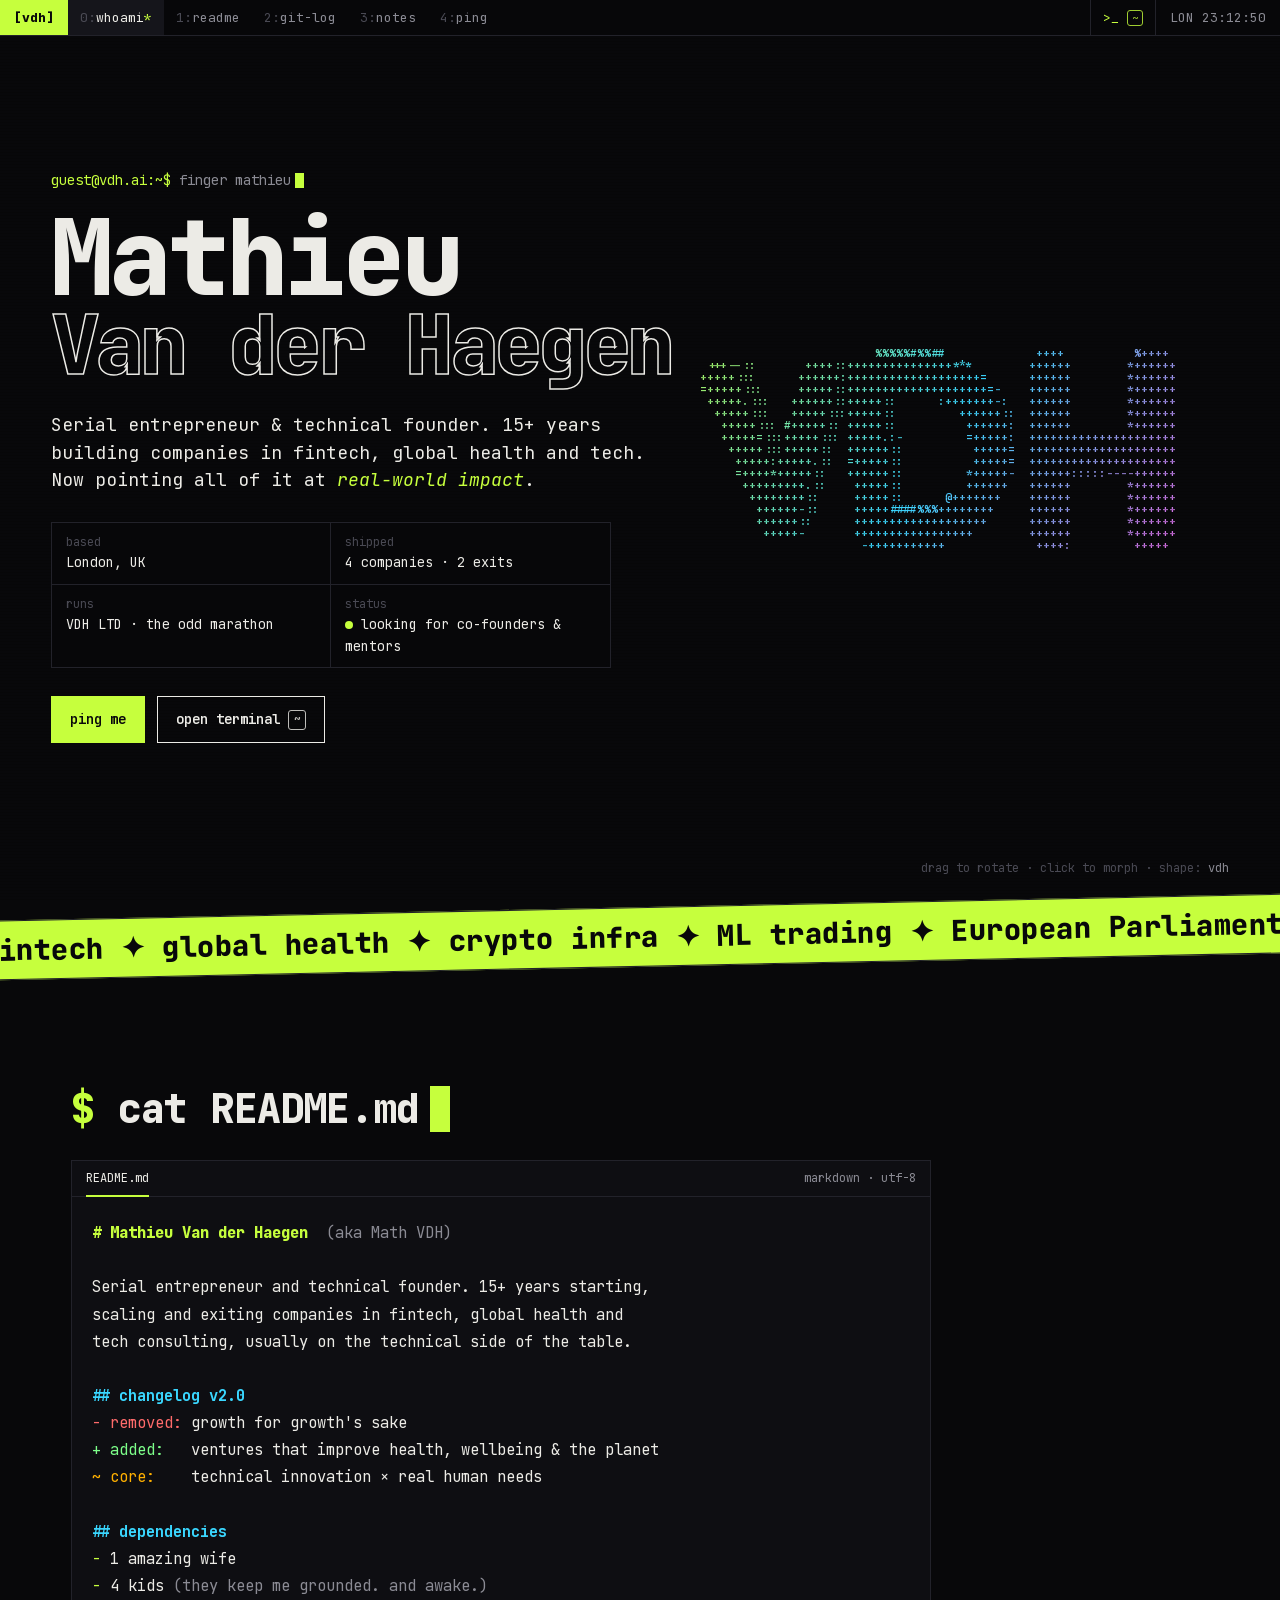
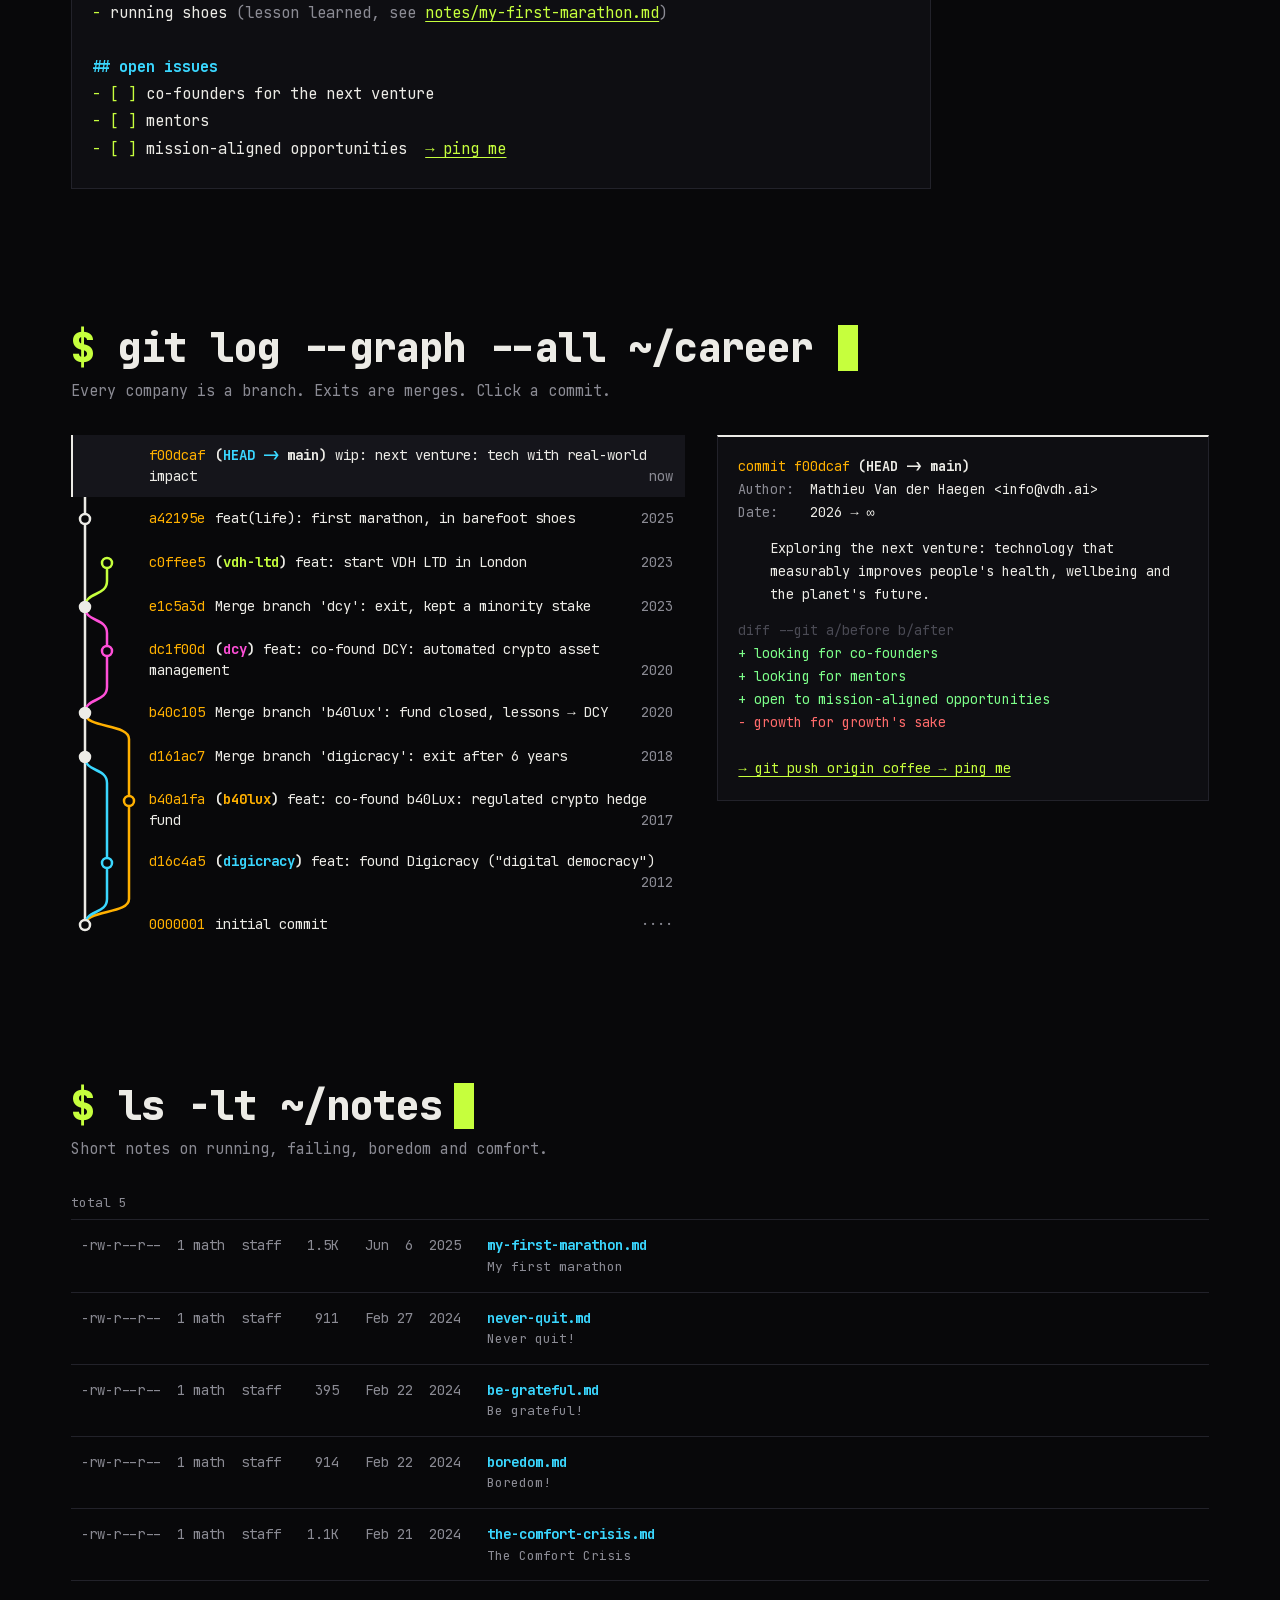
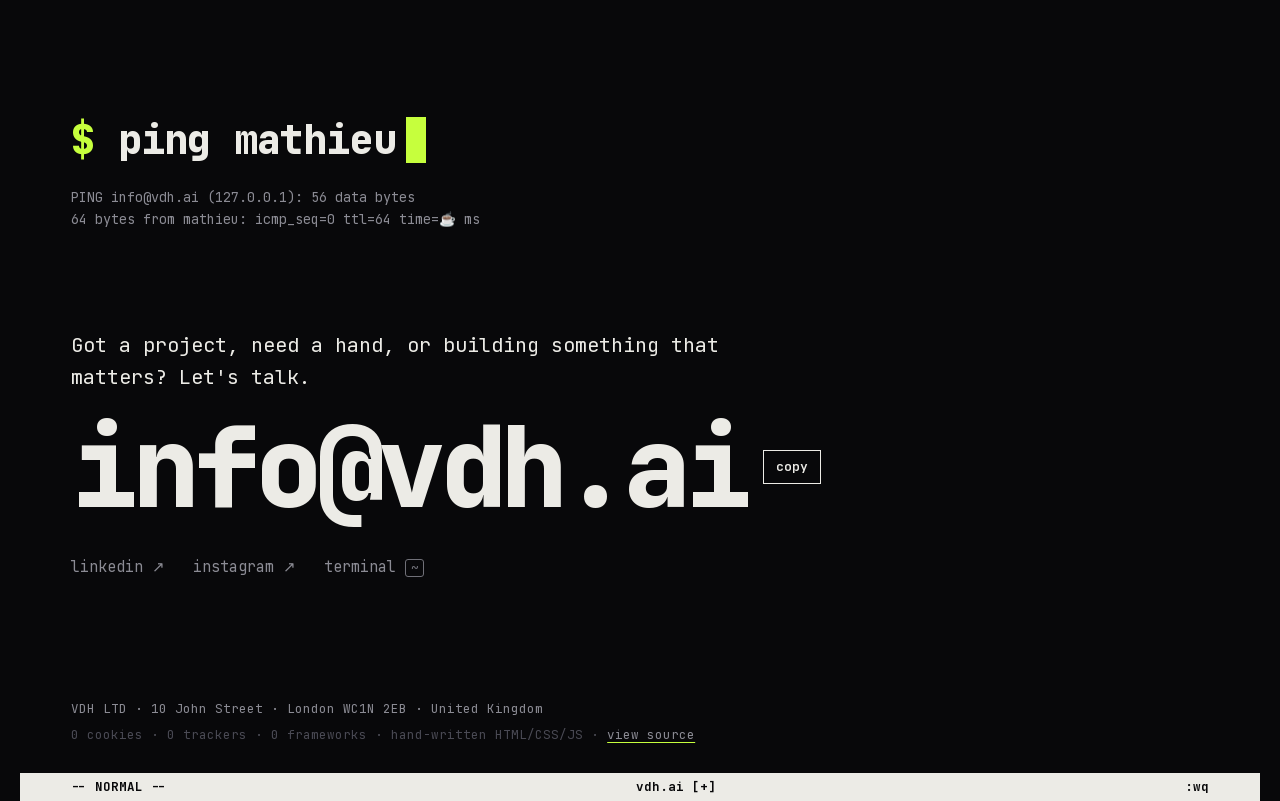
<file: index.html>
<!doctype html>
<html lang="en">
<head>
  <meta charset="utf-8">
  <meta name="viewport" content="width=device-width, initial-scale=1, viewport-fit=cover">
  <title>Mathieu Van der Haegen · vdh.ai</title>
  <meta name="description" content="Serial entrepreneur and technical founder. 15+ years building companies in fintech, global health and tech. Now building what's next: technology with real-world impact.">
  <meta name="author" content="Mathieu Van der Haegen">
  <meta name="theme-color" content="#08080a">
  <meta name="color-scheme" content="dark">
  <link rel="canonical" href="https://vdh.ai/">
  <link rel="icon" href="/favicon.svg" type="image/svg+xml">
  <meta property="og:type" content="website">
  <meta property="og:url" content="https://vdh.ai/">
  <meta property="og:title" content="Mathieu Van der Haegen · vdh.ai">
  <meta property="og:description" content="Serial entrepreneur & technical founder. 15+ years, 4 companies, 2 exits. Now: impact tech.">
  <meta property="og:image" content="https://vdh.ai/assets/og.png">
  <meta name="twitter:card" content="summary_large_image">
  <link rel="preload" href="/assets/fonts/jetbrains-mono.woff2" as="font" type="font/woff2" crossorigin>
  <link rel="stylesheet" href="/assets/css/style.css">
  <script type="module" src="/assets/js/main.js"></script>
  <script type="application/ld+json">
  {"@context":"https://schema.org","@type":"Person","name":"Mathieu Van der Haegen","alternateName":"Math VDH","url":"https://vdh.ai/","email":"mailto:info@vdh.ai","jobTitle":"Entrepreneur & technical founder","worksFor":{"@type":"Organization","name":"VDH LTD"},"address":{"@type":"PostalAddress","addressLocality":"London","addressCountry":"GB"},"sameAs":["https://linkedin.com/in/mathvdh/","https://www.instagram.com/mathvdh/"]}
  </script>
</head>
<body>
  <a class="skip" href="#readme">skip to content</a>

  <header class="bar">
    <a class="bar__session" href="#whoami" aria-label="vdh.ai, back to top">[vdh]</a>
    <nav class="nav" aria-label="Sections">
      <a href="#whoami" class="is-active"><span class="nav__n">0:</span><span class="scr">whoami</span></a>
      <a href="#readme"><span class="nav__n">1:</span><span class="scr">readme</span></a>
      <a href="#log"><span class="nav__n">2:</span><span class="scr">git-log</span></a>
      <a href="#notes"><span class="nav__n">3:</span><span class="scr">notes</span></a>
      <a href="#ping"><span class="nav__n">4:</span><span class="scr">ping</span></a>
    </nav>
    <button class="bar__term" type="button" data-term-open aria-label="Open terminal">&gt;_ <kbd>~</kbd></button>
    <span class="bar__clock" aria-hidden="true">LON --:--:--</span>
  </header>

  <main>
    <section class="hero" id="whoami" aria-labelledby="hero-name">
      <canvas class="hero__ascii" aria-hidden="true"></canvas>
      <div class="hero__copy">
        <p class="hero__prompt"><span class="ps1">guest@vdh.ai:~$</span> finger mathieu<span class="caret" aria-hidden="true"></span></p>
        <h1 class="hero__name" id="hero-name" aria-label="Mathieu Van der Haegen">
          <span class="hero__first" data-scramble aria-hidden="true">Mathieu</span>
          <span class="hero__last" data-scramble aria-hidden="true">Van der Haegen</span>
        </h1>
        <p class="hero__lead">Serial entrepreneur &amp; technical founder. 15+&nbsp;years building companies in fintech, global health and tech. Now pointing all of it at <em>real-world impact</em>.</p>
        <dl class="hero__facts">
          <div><dt>based</dt><dd>London, UK</dd></div>
          <div><dt>shipped</dt><dd>4 companies · 2 exits</dd></div>
          <div><dt>runs</dt><dd>VDH LTD · the odd marathon</dd></div>
          <div><dt>status</dt><dd><span class="pulse" aria-hidden="true"></span>looking for co-founders &amp; mentors</dd></div>
        </dl>
        <div class="hero__cta">
          <a class="btn btn--solid" href="#ping"><span class="scr">ping me</span></a>
          <button class="btn" type="button" data-term-open><span class="scr">open terminal</span> <kbd>~</kbd></button>
        </div>
      </div>
      <p class="hero__hint" aria-hidden="true"><span class="hide-touch">drag to rotate · </span>click to morph · <span class="hero__shape">shape: <b data-shape-name>vdh</b></span></p>
    </section>

    <div class="band" aria-hidden="true">
      <div class="band__track">
        <span>fintech ✦ global health ✦ crypto infra ✦ ML trading ✦ European Parliament ✦ WHO ✦ CTO ✦ founder ✦ 2 exits ✦ 4 kids ✦ 42.195 km ✦ impact tech ✦&nbsp;</span>
        <span>fintech ✦ global health ✦ crypto infra ✦ ML trading ✦ European Parliament ✦ WHO ✦ CTO ✦ founder ✦ 2 exits ✦ 4 kids ✦ 42.195 km ✦ impact tech ✦&nbsp;</span>
      </div>
    </div>

    <section class="section" id="readme" aria-labelledby="readme-h">
      <h2 class="cmd" id="readme-h"><span class="ps1">$</span> <span class="cmd__text">cat README.md</span></h2>
      <div class="file">
        <div class="file__tab"><span>README.md</span><span class="file__meta">markdown · utf-8</span></div>
<pre class="readme"><span class="md-h1"># Mathieu Van der Haegen</span>  <span class="md-dim">(aka Math VDH)</span>

Serial entrepreneur and technical founder. 15+ years starting,
scaling and exiting companies in fintech, global health and
tech consulting, usually on the technical side of the table.

<span class="md-h2">## changelog v2.0</span>
<span class="md-del">- removed:</span> growth for growth's sake
<span class="md-add">+ added:  </span> ventures that improve health, wellbeing &amp; the planet
<span class="md-mod">~ core:   </span> technical innovation × real human needs

<span class="md-h2">## dependencies</span>
<span class="md-li">-</span> 1 amazing wife
<span class="md-li">-</span> 4 kids <span class="md-dim">(they keep me grounded. and awake.)</span>
<span class="md-li">-</span> running shoes <span class="md-dim">(lesson learned, see <a href="#notes/my-first-marathon">notes/my-first-marathon.md</a>)</span>

<span class="md-h2">## open issues</span>
<span class="md-li">- [ ]</span> co-founders for the next venture
<span class="md-li">- [ ]</span> mentors
<span class="md-li">- [ ]</span> mission-aligned opportunities  <a href="#ping">→ ping me</a></pre>
      </div>
    </section>

    <section class="section" id="log" aria-labelledby="log-h">
      <h2 class="cmd" id="log-h"><span class="ps1">$</span> <span class="cmd__text">git log --graph --all ~/career</span></h2>
      <p class="section__sub">Every company is a branch. Exits are merges. Click a commit.</p>
      <div class="log">
        <div class="log__list"></div>
        <aside class="log__aside" aria-label="Commit details"></aside>
      </div>
      <noscript>
        <ul class="noscript">
          <li>2023–now · VDH LTD (London): founder &amp; CEO</li>
          <li>2020–2023 · DCY (Belgium/Dubai): co-founder &amp; CTO, exited</li>
          <li>2017–2020 · b40Lux (Luxembourg): co-founder &amp; CTO, regulated crypto hedge fund</li>
          <li>2012–2018 · Digicracy (Belgium): founder &amp; CEO, exited</li>
        </ul>
      </noscript>
    </section>

    <section class="section" id="notes" aria-labelledby="notes-h">
      <h2 class="cmd" id="notes-h"><span class="ps1">$</span> <span class="cmd__text">ls -lt ~/notes</span></h2>
      <p class="section__sub">Short notes on running, failing, boredom and comfort.</p>
      <div class="notes" id="notes-list"></div>
    </section>

    <section class="section ping" id="ping" aria-labelledby="ping-h">
      <h2 class="cmd" id="ping-h"><span class="ps1">$</span> <span class="cmd__text">ping mathieu</span></h2>
      <pre class="ping__out" aria-hidden="true"></pre>
      <p class="ping__lead">Got a project, need a hand, or building something that matters? Let's talk.</p>
      <div class="ping__mail">
        <a href="mailto:info@vdh.ai" class="ping__addr">info@vdh.ai</a>
        <button type="button" class="btn btn--sm" data-copy="info@vdh.ai">copy</button>
      </div>
      <ul class="ping__links">
        <li><a href="https://linkedin.com/in/mathvdh/" target="_blank" rel="noopener">linkedin<span aria-hidden="true"> ↗</span></a></li>
        <li><a href="https://www.instagram.com/mathvdh/" target="_blank" rel="noopener">instagram<span aria-hidden="true"> ↗</span></a></li>
        <li><button type="button" data-term-open>terminal <kbd>~</kbd></button></li>
      </ul>
    </section>
  </main>

  <footer class="foot">
    <p>VDH LTD · 10 John Street · London WC1N 2EB · United Kingdom</p>
    <p class="foot__dim">0 cookies · 0 trackers · 0 frameworks · hand-written HTML/CSS/JS · <a href="https://github.com/mathvdh/vdh.ai" target="_blank" rel="noopener">view source</a></p>
    <p class="foot__vim" aria-hidden="true"><span>-- NORMAL --</span><span>vdh.ai [+]</span><span>:wq</span></p>
  </footer>

  <dialog class="reader" id="reader" aria-label="Note">
    <div class="reader__bar">
      <span class="reader__path">~/notes</span>
      <button type="button" class="reader__x" data-reader-close aria-label="Close note">q</button>
    </div>
    <article class="reader__body" tabindex="0"></article>
    <div class="reader__status"><span>j/k scroll · space page · q quit</span><span class="reader__pct">0%</span></div>
  </dialog>

  <div class="term" id="term" role="dialog" aria-label="Terminal" hidden>
    <div class="term__bar">
      <span class="term__dots" aria-hidden="true"><i></i><i></i><i></i></span>
      <span class="term__title">guest@vdh.ai: zsh</span>
      <button type="button" class="term__x" aria-label="Close terminal">esc</button>
    </div>
    <div class="term__out" aria-live="polite"></div>
    <form class="term__line" autocomplete="off">
      <label for="term-in" class="term__ps1"></label>
      <input id="term-in" class="term__in" type="text" autocomplete="off" autocapitalize="off" autocorrect="off" spellcheck="false" enterkeyhint="send">
    </form>
  </div>
</body>
</html>
</file>
<file: assets/css/style.css>
/* vdh.ai: hand-written, no framework. */

@font-face {
  font-family: "JetBrains Mono";
  src: url("../fonts/jetbrains-mono.woff2") format("woff2");
  font-weight: 100 800;
  font-style: normal;
  font-display: swap;
}
@font-face {
  font-family: "JetBrains Mono";
  src: url("../fonts/jetbrains-mono-italic.woff2") format("woff2");
  font-weight: 100 800;
  font-style: italic;
  font-display: swap;
}

:root {
  color-scheme: dark;
  --bg: #08080a;
  --bg-2: #0e0e12;
  --bg-3: #15151b;
  --fg: #ecebe6;
  --dim: #8b8b94;
  --faint: #4a4a54;
  --line: #22222a;
  --accent: #c6ff3d;
  --on-accent: #08080a;
  --br-main: #ecebe6;
  --br-cyan: #3ad7ff;
  --br-amber: #ffb000;
  --br-magenta: #ff4fd8;
  --br-lime: #c6ff3d;
  --add: #7dff8a;
  --del: #ff6b6b;
  --font: "JetBrains Mono", ui-monospace, SFMono-Regular, Menlo, Consolas, monospace;
  --bar-h: 36px;
  --gutter: clamp(16px, 4vw, 56px);
  --maxw: 1240px;
}

*, *::before, *::after { box-sizing: border-box; }
html { scroll-behavior: smooth; scroll-padding-top: calc(var(--bar-h) + 16px); -webkit-text-size-adjust: 100%; }
@media (prefers-reduced-motion: reduce) { html { scroll-behavior: auto; } }
body {
  margin: 0;
  background: var(--bg);
  color: var(--fg);
  font: 400 15px/1.6 var(--font);
  font-feature-settings: "calt" 1, "liga" 1;
  overflow-x: hidden;
  -webkit-font-smoothing: antialiased;
}
::selection { background: var(--accent); color: var(--on-accent); }
a { color: inherit; text-decoration-color: var(--accent); text-underline-offset: 3px; }
a:hover { color: var(--accent); }
button { font: inherit; color: inherit; background: none; border: 0; padding: 0; cursor: pointer; }
:focus-visible { outline: 2px solid var(--accent); outline-offset: 3px; }
kbd {
  font: inherit; font-size: .8em; padding: 0 .4em; border: 1px solid currentColor; border-radius: 3px; opacity: .8;
}
pre { margin: 0; font: inherit; }

.skip {
  position: fixed; left: 8px; top: -60px; z-index: 100; padding: 8px 12px;
  background: var(--accent); color: var(--on-accent); text-decoration: none;
}
.skip:focus { top: 8px; }

main { overflow-x: clip; } /* the tilted band must not widen the page */

/* ---------- status bar (tmux-ish) ---------- */
.bar {
  position: fixed; inset: 0 0 auto 0; z-index: 40; height: var(--bar-h);
  display: flex; align-items: stretch; gap: 0;
  background: color-mix(in srgb, var(--bg) 82%, transparent);
  backdrop-filter: blur(10px); -webkit-backdrop-filter: blur(10px);
  border-bottom: 1px solid var(--line);
  font-size: 13px; line-height: var(--bar-h);
}
.bar__session {
  padding: 0 14px; background: var(--accent); color: var(--on-accent); font-weight: 800; text-decoration: none;
}
.bar__session:hover { color: var(--on-accent); }
.nav { display: flex; overflow-x: auto; scrollbar-width: none; flex: 1; min-width: 0; }
.nav::-webkit-scrollbar { display: none; }
.nav a { padding: 0 12px; color: var(--dim); text-decoration: none; white-space: nowrap; }
.nav a:hover { color: var(--fg); }
.nav a.is-active { color: var(--fg); background: var(--bg-3); }
.nav a.is-active::after { content: "*"; color: var(--accent); }
.nav__n { color: var(--faint); }
.bar__term { padding: 0 12px; color: var(--accent); white-space: nowrap; border-left: 1px solid var(--line); }
.bar__term:hover { background: var(--accent); color: var(--on-accent); }
.bar__clock { padding: 0 14px; color: var(--dim); border-left: 1px solid var(--line); white-space: nowrap; font-variant-numeric: tabular-nums; }
@media (max-width: 720px) {
  .bar__clock { display: none; }
  .nav__n { display: none; }
  .nav a { padding: 0 9px; }
}

/* ---------- hero ---------- */
.hero {
  position: relative; min-height: 100vh; min-height: 100svh;
  display: flex; align-items: center;
  padding: calc(var(--bar-h) + 48px) var(--gutter) 72px;
  overflow: hidden; isolation: isolate;
  touch-action: pan-y;
  cursor: grab;
}
.hero:active { cursor: grabbing; }
.hero__ascii { position: absolute; inset: 0; width: 100%; height: 100%; z-index: -1; }
.hero::after { /* faint scanlines */
  content: ""; position: absolute; inset: 0; z-index: -1; pointer-events: none;
  background: repeating-linear-gradient(to bottom, transparent 0 2px, rgb(0 0 0 / .18) 2px 3px);
}
.hero__copy { position: relative; max-width: 660px; cursor: auto; }
.hero__prompt { margin: 0 0 18px; color: var(--dim); font-size: 14px; }
.ps1 { color: var(--accent); }
.caret {
  display: inline-block; width: .6em; height: 1.1em; margin-left: 4px; vertical-align: -.2em;
  background: var(--accent); animation: blink 1.1s steps(1) infinite;
}
@keyframes blink { 50% { opacity: 0; } }
.hero__name {
  margin: 0; font-weight: 800; letter-spacing: -.045em; line-height: .9;
  font-size: clamp(44px, 8.2vw, 124px);
}
.hero__name > span { display: block; white-space: nowrap; }
.hero__last {
  color: transparent; -webkit-text-stroke: 1.5px var(--fg);
  font-size: .78em; margin-top: .06em;
}
.hero__lead { margin: 28px 0 0; font-size: clamp(15px, 1.5vw, 18px); line-height: 1.55; max-width: 34em; }
.hero__lead em { font-style: italic; color: var(--accent); }
.hero__facts {
  display: grid; grid-template-columns: repeat(2, minmax(0, 1fr)); gap: 0;
  margin: 28px 0 0; border: 1px solid var(--line); background: color-mix(in srgb, var(--bg) 70%, transparent);
  backdrop-filter: blur(3px); -webkit-backdrop-filter: blur(3px);
  max-width: 560px;
}
.hero__facts div { padding: 10px 14px; border-right: 1px solid var(--line); border-bottom: 1px solid var(--line); }
.hero__facts div:nth-child(2n) { border-right: 0; }
.hero__facts div:nth-last-child(-n+2) { border-bottom: 0; }
.hero__facts dt { color: var(--faint); font-size: 12px; }
.hero__facts dd { margin: 0; font-size: 13.5px; }
.pulse {
  display: inline-block; width: 8px; height: 8px; margin-right: 8px; border-radius: 50%;
  background: var(--accent); box-shadow: 0 0 0 0 var(--accent); animation: pulse 2s infinite;
}
@keyframes pulse { 0% { box-shadow: 0 0 0 0 color-mix(in srgb, var(--accent) 70%, transparent); } 70%, 100% { box-shadow: 0 0 0 10px transparent; } }
.hero__cta { display: flex; flex-wrap: wrap; gap: 12px; margin-top: 28px; }
.hero__hint {
  position: absolute; right: var(--gutter); bottom: 22px; margin: 0;
  font-size: 12px; color: var(--faint); pointer-events: none;
}
.hero__hint b { color: var(--dim); font-weight: 400; }
@media (hover: none) { .hide-touch { display: none; } }

@media (max-width: 819px) {
  .hero { align-items: flex-end; padding-top: 0; padding-bottom: 64px; }
  .hero__copy { padding-top: 48svh; }
  .hero__copy::before { /* keep text readable over the 3D thing */
    content: ""; position: absolute; inset: 44svh -40px -80px; z-index: -1;
    background: linear-gradient(to bottom, transparent, var(--bg) 9svh);
  }
  .hero__hint { left: var(--gutter); right: auto; }
}
@media (max-width: 420px) {
  .hero__facts { grid-template-columns: 1fr; }
  .hero__facts div { border-right: 0; }
  .hero__facts div:nth-last-child(2) { border-bottom: 1px solid var(--line); }
}

/* ---------- buttons ---------- */
.btn {
  display: inline-flex; align-items: center; gap: 8px;
  padding: 11px 18px; border: 1px solid var(--fg); color: var(--fg);
  text-decoration: none; font-size: 14px; font-weight: 600;
  transition: transform .15s, box-shadow .15s, background .15s, color .15s;
}
.btn:hover { color: var(--fg); transform: translate(-3px, -3px); box-shadow: 3px 3px 0 var(--accent); }
.btn--solid { background: var(--accent); border-color: var(--accent); color: var(--on-accent); }
.btn--solid:hover { color: var(--on-accent); box-shadow: 3px 3px 0 var(--fg); }
.btn--sm { padding: 6px 12px; font-size: 13px; }

/* ---------- marquee band ---------- */
.band {
  overflow: hidden; border-block: 1px solid var(--line); background: var(--accent); color: var(--on-accent);
  font-weight: 800; font-size: clamp(18px, 2.4vw, 28px); line-height: 1; padding: 14px 0;
  transform: rotate(-1.2deg) scale(1.03); margin: 8px 0 24px;
}
.band__track { display: flex; width: max-content; animation: marquee 38s linear infinite; }
.band__track span { white-space: nowrap; }
@keyframes marquee { to { transform: translateX(-50%); } }
@media (prefers-reduced-motion: reduce) { .band__track { animation: none; } }

/* ---------- sections ---------- */
.section { max-width: var(--maxw); margin: 0 auto; padding: 96px var(--gutter) 40px; }
.cmd {
  margin: 0 0 8px; font-size: clamp(22px, 3.2vw, 40px); font-weight: 800; letter-spacing: -.02em; line-height: 1.15;
}
.cmd .ps1 { color: var(--accent); }
.cmd__text { display: inline-block; vertical-align: bottom; white-space: nowrap; max-width: 100%; }
.js .cmd__text { width: 0; overflow: hidden; border-right: .5em solid transparent; }
.js .cmd.is-in .cmd__text {
  animation: type calc(var(--n) * 45ms) steps(var(--n)) forwards, caret 1s steps(1) calc(var(--n) * 45ms) 3;
}
@keyframes type { from { width: 0; border-color: var(--accent); } to { width: calc(var(--n) * 1ch + .5em); border-color: var(--accent); } }
@keyframes caret { 50% { border-color: transparent; } 100% { border-color: transparent; } }
@media (prefers-reduced-motion: reduce) { .js .cmd__text { width: auto; } .js .cmd.is-in .cmd__text { animation: none; } }
@media (max-width: 560px) { .cmd__text { white-space: normal; } .js .cmd__text { width: auto; overflow: visible; } .js .cmd.is-in .cmd__text { animation: none; } }
.section__sub { margin: 0 0 32px; color: var(--dim); }

/* ---------- README ---------- */
.file { margin-top: 28px; border: 1px solid var(--line); background: var(--bg-2); max-width: 860px; }
.file__tab {
  display: flex; justify-content: space-between; gap: 12px; padding: 8px 14px;
  border-bottom: 1px solid var(--line); font-size: 12px; color: var(--dim);
}
.file__tab span:first-child { color: var(--fg); border-bottom: 2px solid var(--accent); padding-bottom: 6px; margin-bottom: -9px; }
.readme { padding: 22px 20px 26px; white-space: pre-wrap; font-size: clamp(13px, 1.4vw, 15.5px); line-height: 1.75; overflow-x: auto; }
.md-h1 { color: var(--accent); font-weight: 800; }
.md-h2 { color: var(--br-cyan); font-weight: 700; }
.md-dim { color: var(--dim); }
.md-li { color: var(--accent); }
.md-add { color: var(--add); }
.md-del { color: var(--del); }
.md-mod { color: var(--br-amber); }
.readme a { color: var(--accent); }

/* ---------- git log ---------- */
.log { display: grid; grid-template-columns: minmax(0, 1fr); gap: 32px; }
@media (min-width: 1000px) {
  .log { grid-template-columns: minmax(0, 1.25fr) minmax(0, 1fr); align-items: start; }
  .log__aside { position: sticky; top: calc(var(--bar-h) + 24px); }
}
@media (max-width: 999px) { .log__aside { display: none; } }
.log__list { position: relative; }
.log__svg { position: absolute; inset: 0; pointer-events: none; overflow: visible; }
.log__svg path { fill: none; stroke: var(--c); stroke-width: 2.5; stroke-linecap: round; }
.log__node { fill: var(--bg); stroke: var(--c); stroke-width: 2.5; }
.log__node.is-merge { fill: var(--c); }
.log__pulse { fill: none; stroke: var(--c); stroke-width: 1.5; transform-box: fill-box; transform-origin: center; animation: ring 2s ease-out infinite; }
@keyframes ring { from { transform: scale(1); opacity: .9; } to { transform: scale(3); opacity: 0; } }
.js .log__svg path { stroke-dasharray: 1; stroke-dashoffset: 1; transition: stroke-dashoffset .7s ease calc(var(--i) * 90ms); }
.js .log__node { opacity: 0; transition: opacity .3s calc(var(--i) * 90ms); }
.js .log__list.is-drawn path { stroke-dashoffset: 0; }
.js .log__list.is-drawn .log__node { opacity: 1; }
@media (prefers-reduced-motion: reduce) { .js .log__svg path, .js .log__node { transition: none; } }

.log__rows { list-style: none; margin: 0; padding: 0; }
.log__row {
  position: relative; display: block; width: 100%; text-align: left;
  padding: 10px 12px 10px var(--lanes, 80px); min-height: 44px;
  font-size: 14px; line-height: 1.5; border-left: 2px solid transparent;
  transition: background .15s;
}
.log__row:hover { background: var(--bg-2); }
.log__row.is-active { background: var(--bg-3); border-left-color: var(--c); }
.log__hash { color: var(--br-amber); margin-right: 2px; }
.log__refs { font-weight: 700; }
.ref { color: var(--c); }
.ref__head { color: var(--br-cyan); }
.log__msg { color: var(--fg); }
.log__row.is-active .log__msg { color: var(--c); }
.log__year { float: right; margin-left: 12px; color: var(--dim); font-variant-numeric: tabular-nums; }
@media (max-width: 640px) {
  .log__row { font-size: 13px; }
  .log__year { float: none; display: block; margin: 0; font-size: 12px; }
}

.show { border: 1px solid var(--line); background: var(--bg-2); border-top: 2px solid var(--c); }
.log__item > .show { margin: 6px 0 14px var(--lanes, 80px); }
.show.is-in { animation: showin .35s ease; }
@keyframes showin { from { opacity: 0; transform: translateY(6px); } }
.show__pre { padding: 18px 20px 20px; white-space: pre-wrap; font-size: 13.5px; line-height: 1.7; overflow-wrap: anywhere; }
.show__commit { color: var(--br-amber); }
.show__refs { color: var(--c); font-weight: 700; }
.show__k { color: var(--dim); }
.show__body { display: block; margin: 1em 0; padding-left: 4ch; white-space: normal; color: var(--fg); }
.show__dim { color: var(--faint); }
.show__add { color: var(--add); }
.show__del { color: var(--del); }
.show__mod { color: var(--br-amber); }
.show__cta { color: var(--accent); text-decoration: underline; text-underline-offset: 3px; text-align: left; }
.show a { color: var(--accent); }
.noscript { color: var(--dim); }

/* ---------- notes ---------- */
.notes__total { margin: 0 0 6px; color: var(--dim); font-size: 13px; }
.notes__list { list-style: none; margin: 0; padding: 0; border-top: 1px solid var(--line); }
.notes__row {
  display: grid; grid-template-columns: auto 6ch 13ch minmax(0, 1fr); gap: 0 18px; align-items: baseline;
  width: 100%; text-align: left; padding: 14px 10px; border-bottom: 1px solid var(--line);
  font-size: 14px; white-space: pre; transition: background .15s, padding .15s;
}
.notes__row:hover { background: var(--bg-2); padding-left: 18px; }
.notes__perm, .notes__size, .notes__date { color: var(--dim); }
.notes__name { color: var(--br-cyan); font-weight: 700; overflow: hidden; text-overflow: ellipsis; }
.notes__row:hover .notes__name { color: var(--accent); }
.notes__title { grid-column: 4; color: var(--dim); font-size: 13px; white-space: normal; }
@media (max-width: 760px) {
  .notes__row { grid-template-columns: minmax(0, 1fr) auto; }
  .notes__perm, .notes__size { display: none; }
  .notes__date { grid-column: 2; grid-row: 1; font-size: 12px; }
  .notes__name { grid-column: 1; grid-row: 1; }
  .notes__title { grid-column: 1 / -1; }
}

/* ---------- reader (less) ---------- */
.reader {
  width: min(760px, calc(100vw - 24px)); max-height: min(86vh, 900px); height: 86vh;
  padding: 0; border: 1px solid var(--line); border-top: 2px solid var(--accent);
  background: var(--bg-2); color: var(--fg);
  display: none; flex-direction: column;
}
.reader[open] { display: flex; animation: showin .25s ease; }
.reader::backdrop { background: rgb(0 0 0 / .7); backdrop-filter: blur(4px); }
.reader__bar, .reader__status {
  display: flex; justify-content: space-between; align-items: center; gap: 12px;
  padding: 0 0 0 16px; font-size: 12.5px; color: var(--dim); flex: none;
}
.reader__bar { border-bottom: 1px solid var(--line); }
.reader__x { padding: 10px 16px; color: var(--accent); }
.reader__x:hover { background: var(--accent); color: var(--on-accent); }
.reader__status { padding: 8px 16px; border-top: 1px solid var(--line); background: var(--fg); color: var(--bg); font-weight: 600; }
.reader__body { overflow-y: auto; padding: 28px clamp(18px, 4vw, 44px) 40px; font-size: 15px; line-height: 1.75; flex: 1; outline: none; }
.reader__body h2 { margin: 0 0 24px; font-size: clamp(24px, 4vw, 34px); line-height: 1.15; letter-spacing: -.02em; }
.reader__body h3 { margin: 28px 0 0; font-size: 17px; color: var(--accent); }
.md-mark { color: var(--faint); }
.reader__body p, .reader__body ul { margin: 0 0 1.1em; }
.reader__body ul { padding-left: 2ch; list-style: none; }
.reader__body li::before { content: "- "; color: var(--accent); margin-left: -2ch; }
.reader__meta { color: var(--dim); font-size: 13px; margin: 0 0 6px !important; }
.reader__end { color: var(--bg); background: var(--fg); display: inline-block; padding: 0 6px; margin-top: 24px !important; }

/* ---------- ping ---------- */
.ping__out { min-height: 9em; color: var(--dim); font-size: 13.5px; white-space: pre-wrap; margin: 24px 0 20px; }
.ping__lead { margin: 0 0 18px; font-size: clamp(16px, 1.8vw, 20px); max-width: 36em; }
.ping__mail { display: flex; align-items: center; gap: 16px; flex-wrap: wrap; }
.ping__addr {
  font-size: clamp(34px, 9vw, 112px); font-weight: 800; letter-spacing: -.05em; line-height: 1;
  text-decoration: none; color: var(--fg); position: relative;
  background: linear-gradient(var(--accent), var(--accent)) no-repeat 0 100% / 0 .12em;
  transition: background-size .35s ease, color .2s;
}
.ping__addr:hover { color: var(--accent); background-size: 100% .12em; }
.ping__links { list-style: none; display: flex; flex-wrap: wrap; gap: 8px 28px; margin: 32px 0 0; padding: 0; }
.ping__links a, .ping__links button { color: var(--dim); text-decoration: none; font-size: 15px; }
.ping__links a:hover, .ping__links button:hover { color: var(--accent); }

/* ---------- footer (vim status line) ---------- */
.foot { max-width: var(--maxw); margin: 80px auto 0; padding: 0 var(--gutter) 0; font-size: 12.5px; color: var(--dim); }
.foot p { margin: 0 0 6px; }
.foot__dim { color: var(--faint); }
.foot__dim a { color: var(--dim); }
.foot__vim {
  display: flex; justify-content: space-between; gap: 12px; flex-wrap: wrap;
  margin: 28px calc(var(--gutter) * -1) 0 !important; padding: 4px var(--gutter);
  background: var(--fg); color: var(--bg); font-weight: 700;
}

/* ---------- terminal ---------- */
.term {
  position: fixed; z-index: 60; left: 50%; top: calc(var(--bar-h) + 10px);
  width: min(880px, calc(100vw - 20px)); height: min(62vh, 560px);
  display: flex; flex-direction: column;
  background: rgb(10 10 13 / .94); backdrop-filter: blur(14px); -webkit-backdrop-filter: blur(14px);
  border: 1px solid var(--line); border-top: 2px solid var(--accent);
  box-shadow: 0 30px 80px rgb(0 0 0 / .6), 0 0 0 1px rgb(255 255 255 / .02);
  transform: translate(-50%, -24px) scale(.98); opacity: 0;
  transition: transform .22s ease, opacity .22s ease;
  font-size: 13.5px;
}
.term.is-open { transform: translate(-50%, 0) scale(1); opacity: 1; }
.term[hidden] { display: none; }
.term__bar { display: flex; align-items: center; gap: 12px; padding: 0 0 0 12px; border-bottom: 1px solid var(--line); color: var(--dim); font-size: 12px; }
.term__dots { display: flex; gap: 6px; }
.term__dots i { width: 10px; height: 10px; border-radius: 50%; background: var(--faint); }
.term__dots i:first-child { background: #ff5f57; } .term__dots i:nth-child(2) { background: #febc2e; } .term__dots i:nth-child(3) { background: #28c840; }
.term__title { flex: 1; text-align: center; }
.term__x { padding: 8px 14px; color: var(--accent); }
.term__x:hover { background: var(--accent); color: var(--on-accent); }
.term__out { flex: 1; overflow-y: auto; padding: 14px 16px 4px; white-space: pre-wrap; overflow-wrap: anywhere; line-height: 1.55; }
.term__o { margin-bottom: 6px; }
.term__cmd { color: var(--fg); margin-top: 6px; }
.term__err { color: var(--del); }
.term__h { color: var(--accent); font-weight: 700; }
.term__dim { color: var(--dim); }
.term__dir { color: var(--br-cyan); font-weight: 700; }
.term__user { color: var(--accent); font-weight: 700; }
.term__cwd { color: var(--br-cyan); }
.term__hash { color: var(--br-amber); }
.term__ref { color: var(--br-magenta); font-weight: 700; }
.term__graph { color: var(--br-cyan); }
.term__key { color: var(--accent); font-weight: 700; }
.term__logo { color: var(--accent); }
.term__run { color: var(--add); }
.term__swatch { display: inline-flex; gap: 0; }
.term__swatch i { width: 22px; height: 12px; background: var(--c); }
.term__out a { color: var(--accent); }
.term__out b { color: var(--fg); }
.term__line { display: flex; align-items: center; gap: 8px; padding: 6px 16px 12px; }
.term__ps1 { white-space: nowrap; }
.term__in {
  flex: 1; min-width: 0; background: transparent; border: 0; outline: none; color: var(--fg);
  font: inherit; font-size: 16px; caret-color: var(--accent); padding: 4px 0;
}
@media (min-width: 721px) { .term__in { font-size: inherit; } }
@media (max-width: 720px) {
  .term { top: auto; bottom: 0; width: 100vw; height: 70svh; transform: translate(-50%, 24px); }
  .term.is-open { transform: translate(-50%, 0); }
}

body.is-collapsing { overflow: hidden; }
</file>
